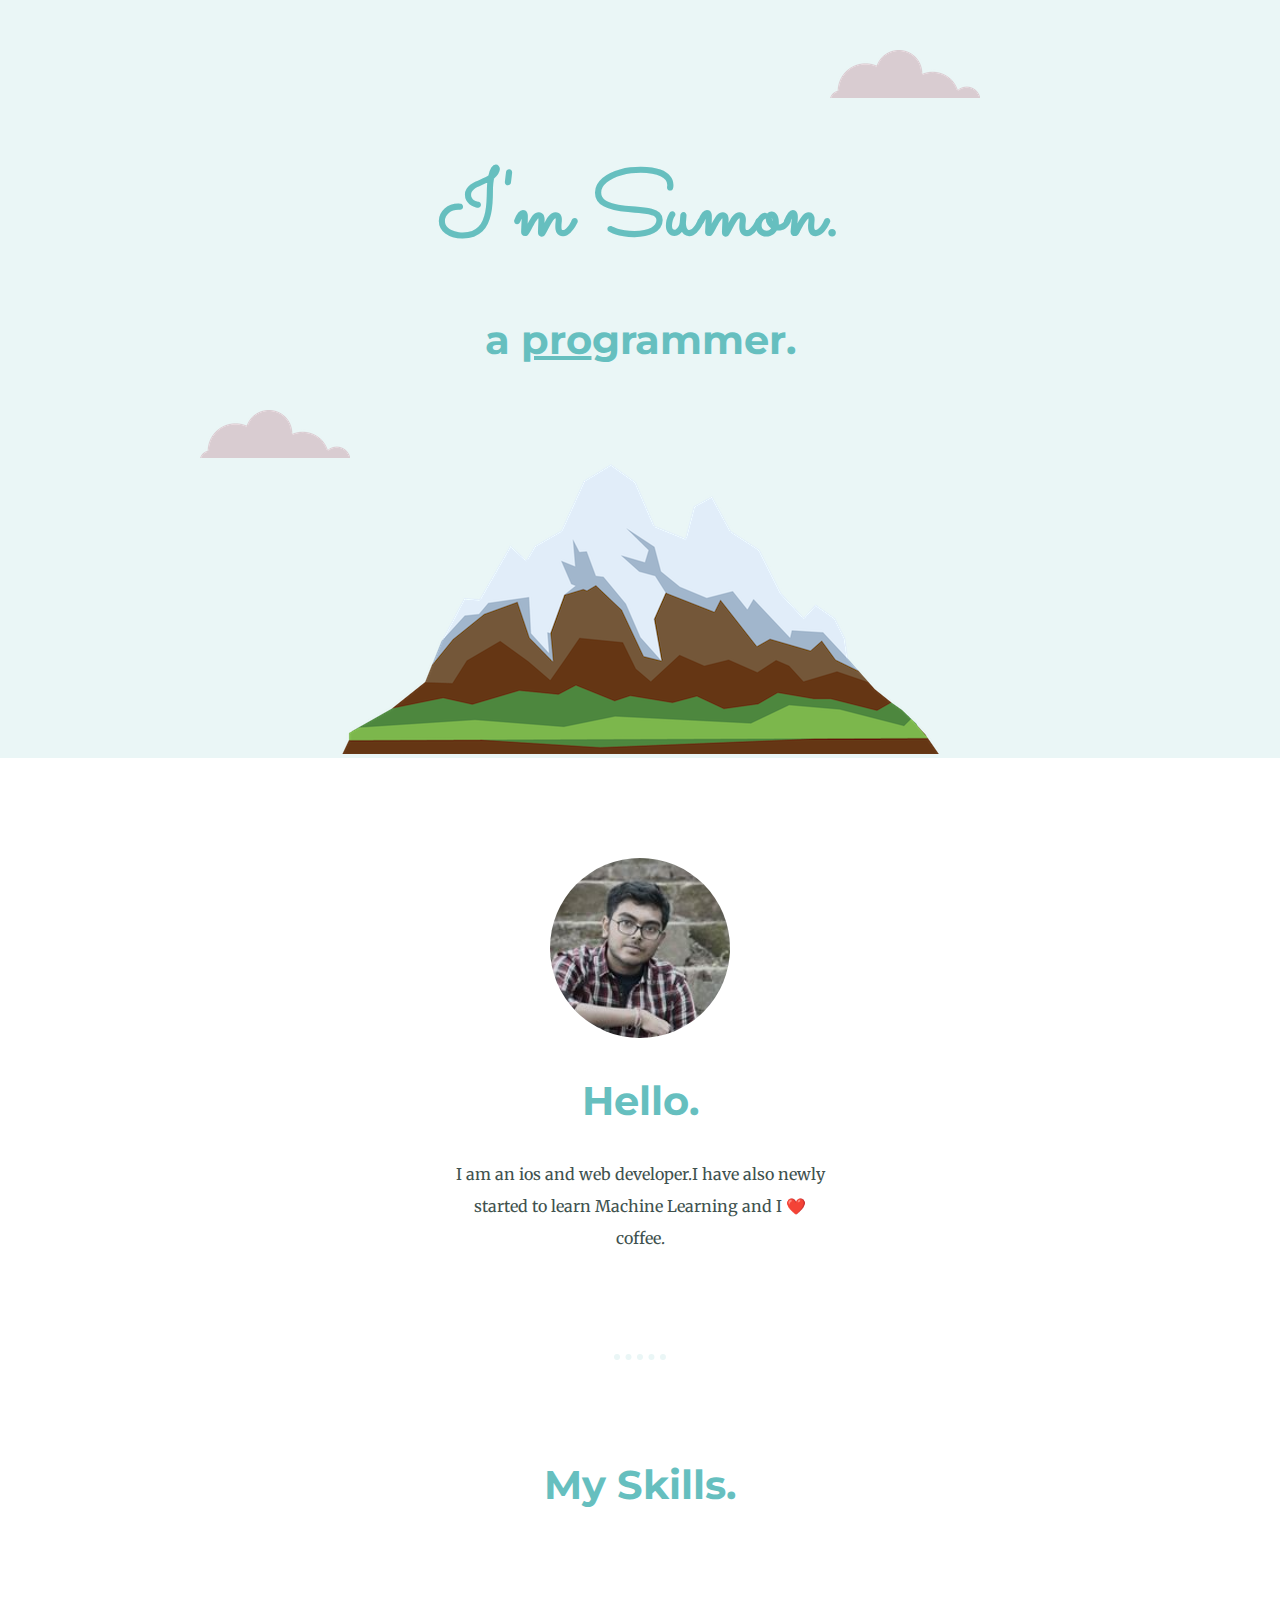
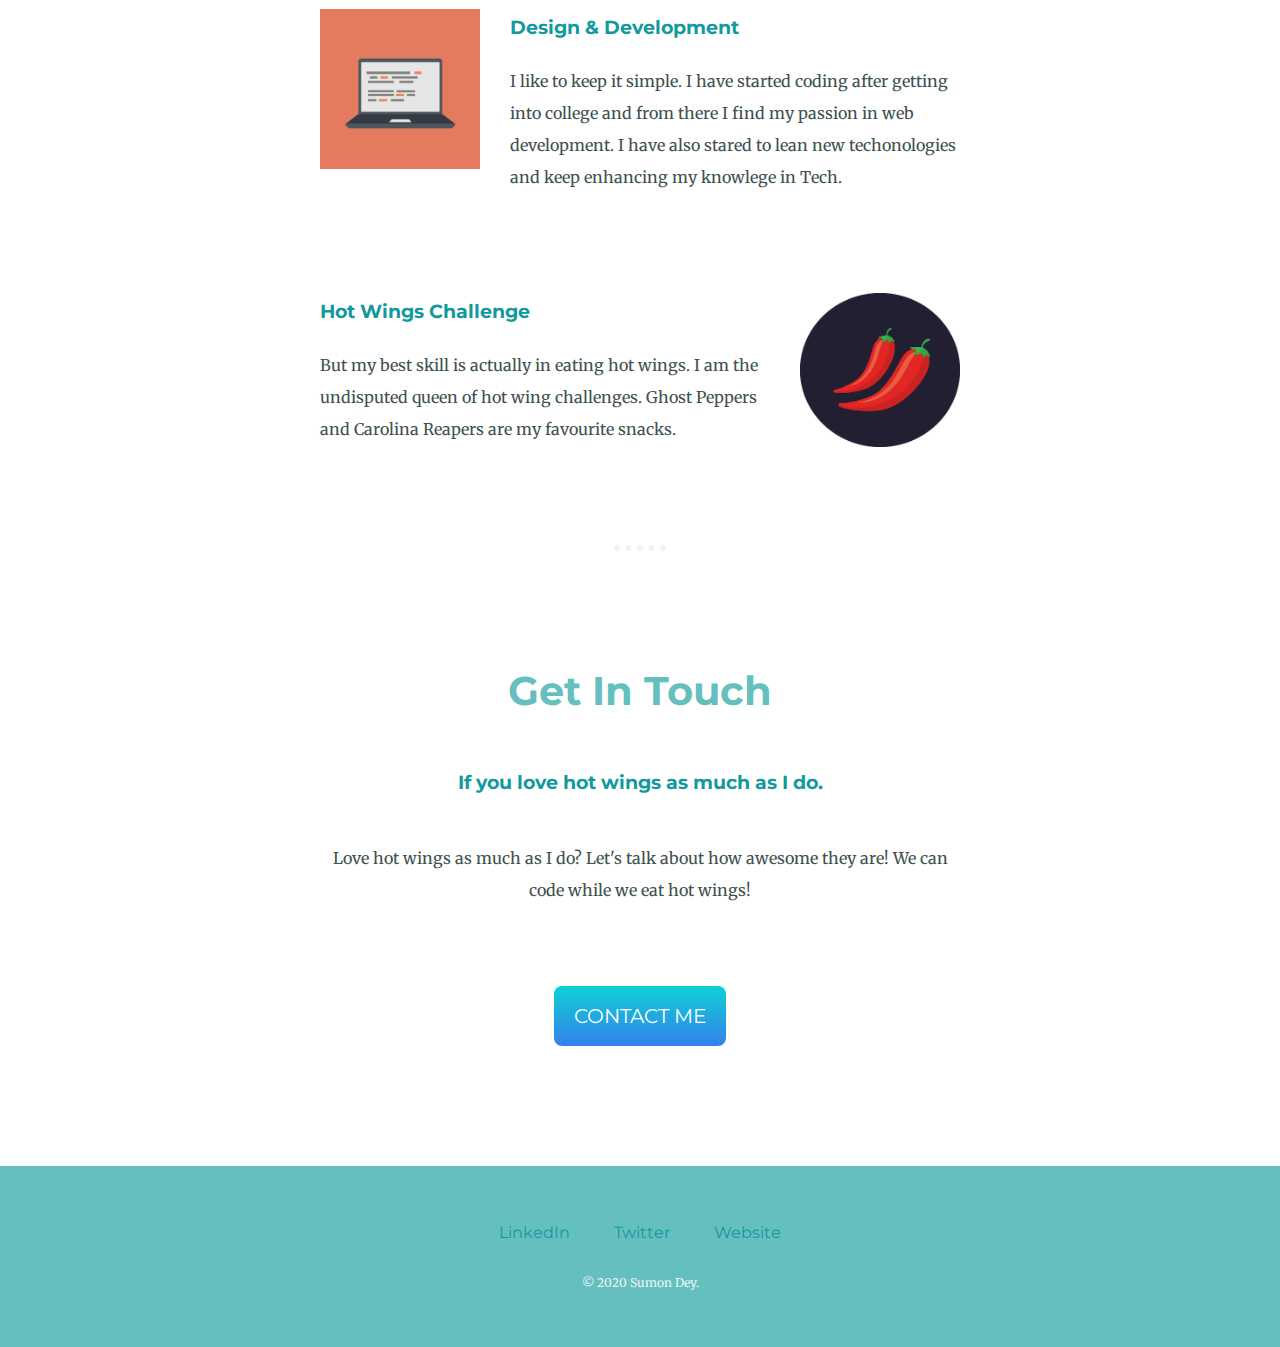
<file: CSS-My_PersonalSite/index.html>
<!DOCTYPE html>
<html lang="en" dir="ltr">

<head>
  <meta charset="utf-8">
  <title>Sumon Dey</title>
  <link rel="stylesheet" href="css/styles.css">
  <link rel="icon" href="css/favicon (3).ico">
  <!-- Font-embedding -->
  <link href="https://fonts.googleapis.com/css?family=Merriweather|Montserrat|Sacramento&display=swap" rel="stylesheet">
</head>

<body>

  <div class="top-container">
    <img class="top-cloud" src="css/cloud.png" alt="cloud-img">
    <h1>I'm Sumon.</h1>
    <h2>a <span class="pro">pro</span>grammer.</h2>
    <img class="bottom-cloud" src="css/cloud.png" alt="cloud-img">
    <img src="css/mountain.png" alt="mountain-img">
  </div>

  <div class="middle-container">
    <img class="profile-img" src="css/SUMON_DEY.jpg" alt="">
    <div class="profile">
      <h2>Hello.</h2>
      <p class="intro">I am an ios and web developer.I have also newly started to learn Machine Learning and I ❤️ coffee.</p>
    </div>
    <hr>
    <div class="skills">
      <h2>My Skills.</h2>
      <div class="skill-row">
        <img class="computer-img" src="css/computer.png" alt="">
        <h3>Design & Development</h3>
        <p class="computer-skill-description1"> I like to keep it simple. I have started coding after getting into college and from there I find my passion in web development. I have also stared to lean new techonologies and keep enhancing my
          knowlege in Tech.</p>
      </div>
      <div class="skill-row">
        <img class="chilli-img" src="css/chillies.png" alt="">
        <h3>Hot Wings Challenge</h3>
        <p class="chilli-skill-description2">But my best skill is actually in eating hot wings. I am the undisputed queen of hot wing challenges. Ghost Peppers and Carolina Reapers are my favourite snacks.</p>
      </div>
    </div>
    <hr>
    <div class="contact-me">
      <h2>Get In Touch</h2>
      <h3>If you love hot wings as much as I do.</h3>
      <p class="contact-des">Love hot wings as much as I do? Let's talk about how awesome they are! We can code while we eat hot wings!</p>
      <a class="btn" href="mailto:name@email.com">CONTACT ME</a>
    </div>
  </div>


  <div class="bottom-container">
    <a class="footer-link" href="https://www.linkedin.com/">LinkedIn</a>
    <a class="footer-link" href="https://twitter.com/">Twitter</a>
    <a class="footer-link" href="https://www.appbrewery.co/">Website</a>
    <p class="footer-txt">© 2020 Sumon Dey.</p>
  </div>

</body>

</html>
</file>
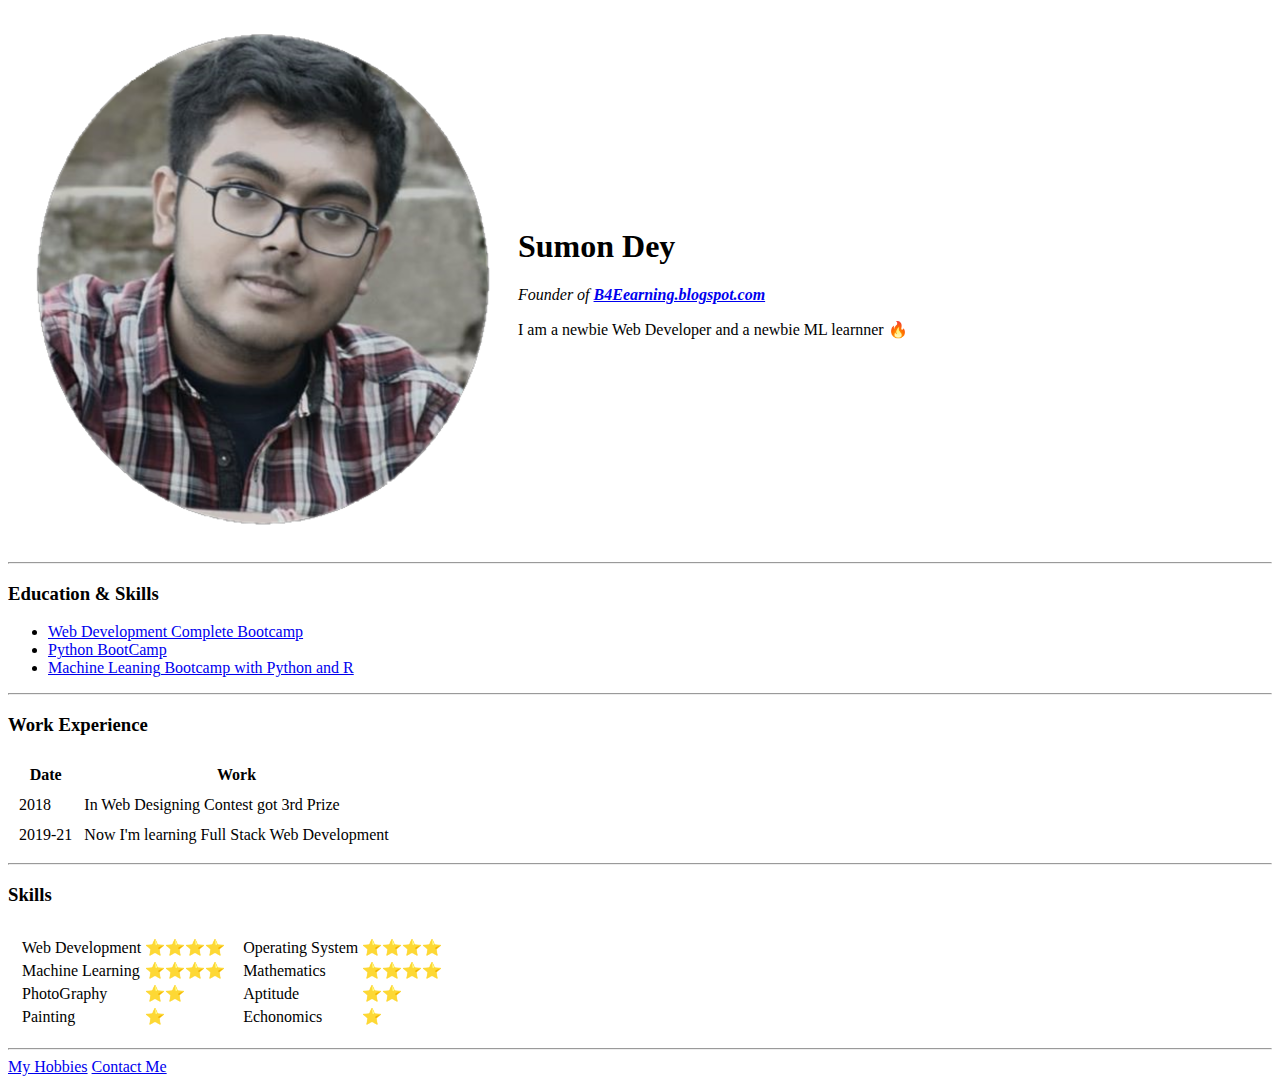
<file: CV/index.html>
<!DOCTYPE html>
<html lang="en" dir="ltr">

<head>
  <meta charset="utf-8">
  <title>Smn's Personal Site</title>
</head>

<body>
  <table cellspacing="20">
    <tr>
      <td><img src="Images\Smn.png" alt="Sumon's Profile Picture"></td>
      <td>
        <h1>Sumon Dey</h1>
        <p><em>Founder of <strong><a href="https://b4earning.blogspot.com">B4Eearning.blogspot.com</a> </strong></em></p>
        <p>I am a newbie Web Developer and a newbie ML learnner 🔥</p>
      </td>
    </tr>
  </table>

  <hr>
  <h3>Education & Skills</h3>
  <ul>
    <li><a href="https://www.udemy.com/course/the-complete-web-development-bootcamp" target="_blank">Web Development Complete Bootcamp</a></li>
    <li><a href="https://www.udemy.com/course/complete-python-bootcamp" target="_blank">Python BootCamp</a></li>
    <li><a href="https://www.udemy.com/course/machinelearning" target="_blank">Machine Leaning Bootcamp with Python and R</a></li>
  </ul>
  <hr>
  <h3>Work Experience</h3>
  <table cellspacing="10">
    <thead>
      <tr>
        <th>Date</th>
        <th>Work</th>
      </tr>
    </thead>
    <tbody>
      <tr>
        <td>2018</td>
        <td>In Web Designing Contest got 3rd Prize</td>
      </tr>
      <tr>
        <td>2019-21</td>
        <td>Now I'm learning Full Stack Web Development</td>
      </tr>
    </tbody>
  </table>
  <hr>
  <h3>Skills</h3>
  <table cellspacing="10">
    <tr>
      <td>
        <table>
          <tr>
            <td>Web Development</td>
            <td>⭐⭐⭐⭐</td>
          </tr>
          <tr>
            <td>Machine Learning</td>
            <td>⭐⭐⭐⭐</td>
          </tr>
          <tr>
            <td>PhotoGraphy</td>
            <td>⭐⭐</td>
          </tr>
          <tr>
            <td>Painting</td>
            <td>⭐</td>
          </tr>
        </table>
      </td>
      <td>
        <table>
          <tr>
            <td>Operating System</td>
            <td>⭐⭐⭐⭐</td>
          </tr>
          <tr>
            <td>Mathematics</td>
            <td>⭐⭐⭐⭐</td>
          </tr>
          <tr>
            <td>Aptitude</td>
            <td>⭐⭐</td>
          </tr>
          <tr>
            <td>Echonomics</td>
            <td>⭐</td>
          </tr>
        </table>
      </td>
    </tr>
  </table>

  <hr>
  <a href="myHobbies.html" target="_blank">My Hobbies</a>
  <a href="Contactme.html" target="_blank">Contact Me</a>

</body>

</html>
</file>
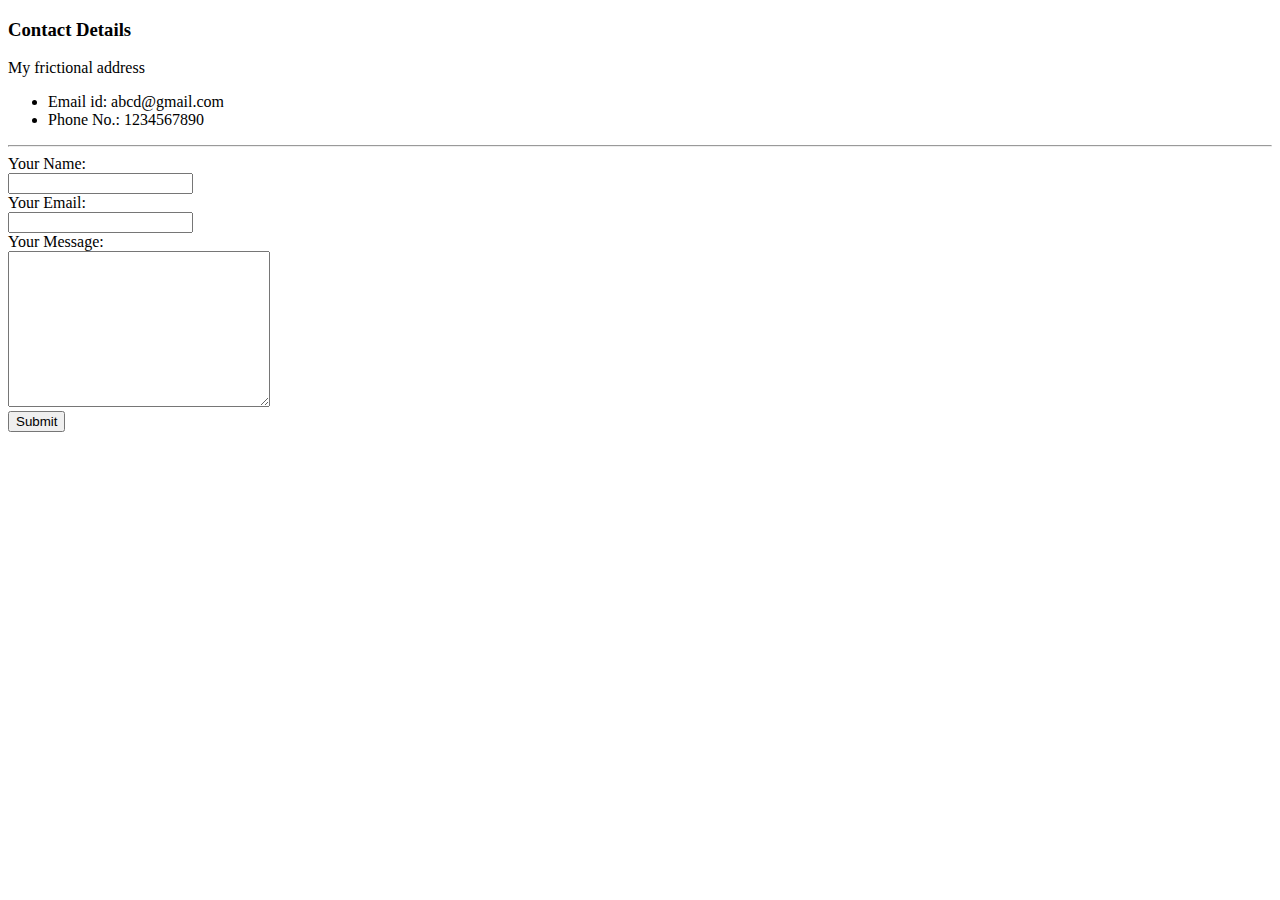
<file: CV/Contactme.html>
<!DOCTYPE html>
<html lang="en" dir="ltr">

<head>
  <meta charset="utf-8">
  <title>Contact Details</title>
</head>

<body>
  <h3>Contact Details</h3>
  <p>My frictional address</p>
  <ul>
    <li>Email id: abcd@gmail.com</li>
    <li>Phone No.: 1234567890</li>
  </ul>
  <hr>
  <form action="mailto:info@abcd.com" method="post" enctype="text/plain">
    <label>Your Name:</label><br>
    <input type="text" name="yourName:" value=""><br>
    <label>Your Email:</label><br>
    <input type="email" name="yourMailid:" value=""><br>
    <label>Your Message:</label><br>
    <textarea name="yourMessage:" rows="10" cols="30"></textarea><br>
    <input type="submit" name=""><br>
  </form>
</body>

</html>
</file>
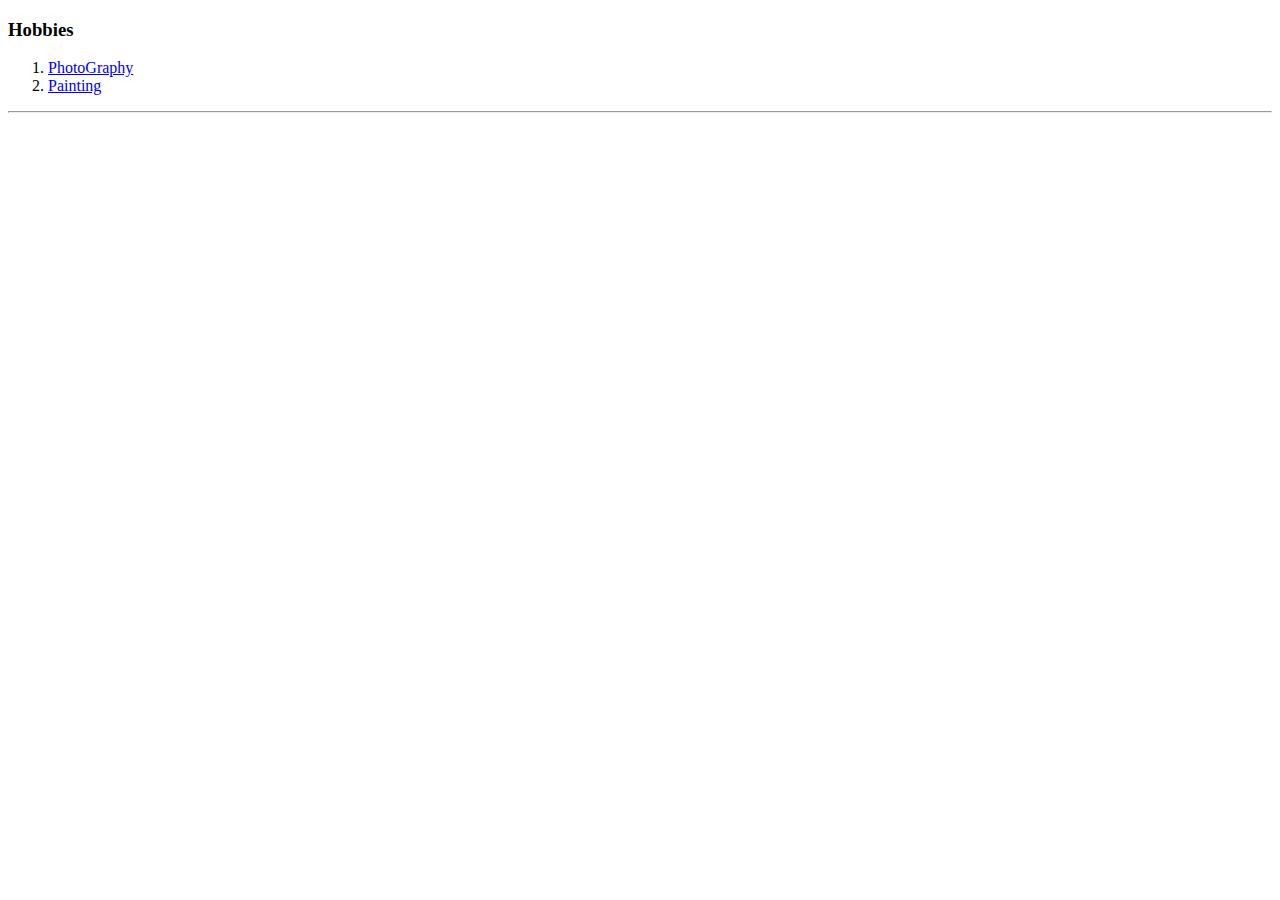
<file: CV/myHobbies.html>
<!DOCTYPE html>
<html lang="en" dir="ltr">

<head>
  <meta charset="utf-8">
  <title>My Hobbies</title>
</head>

<body>
  <h3>Hobbies</h3>
  <ol>
    <li><a href="https://en.wikipedia.org/wiki/Photography">PhotoGraphy</a></li>
    <li><a href="https://en.wikipedia.org/wiki/Painting">Painting</a></li>
  </ol>
  <hr>
</body>

</html>
</file>
<file: CSS-My_PersonalSite/css/styles.css>
body {
  color: #40514E;
  margin: 0;
  text-align: center;
  font-family: 'Merriweather', serif;
}

h1 {
  /* font-size: 16px == 100% == 1em | 1M == 1rem( CSS3 -recommended to use it); */
  margin: 50px auto 0 auto;
  font-family: 'Sacramento', cursive;
  font-size: 5.625rem;
  color: #66BFBF;
  /*  line-height: 2; */
}

h2 {
  font-family: 'Montserrat', sans-serif;
  font-size: 2.5rem;
  /*  font-weight: normal; */
  color: #66BFBF;
}

h3 {
  font-family: 'Montserrat', sans-serif;
  color: #11999E;
}

hr {
  border-color: #EAF6F6;
  border-width: 0;
  border-top-width: 6px;
  width: 4%;
  border-style: dotted;
  margin: 100px auto;
}

p {
  line-height: 2;
}

a {
  color: #11999E;
  font-family: 'Montserrat', sans-serif;
  text-decoration: none;
  margin: 20px;
}

a:hover {
  color: #EAF6F6;
}

.top-container {
  background-color: #EAF6F6;
  position: relative;
  padding-top: 100px;
}

.top-cloud {
  position: absolute;
  top: 50px;
  right: 300px;
}

.bottom-cloud {
  position: absolute;
  bottom: 300px;
  left: 200px;
}

.pro {
  text-decoration: underline;
}

.middle-container {
  margin: 100px 0;
}

.profile-img {
  border-radius: 100%;
  height: 180px;
  width: 180px;
  /*  margin-top: 20px; */
}

.profile {
  width: 30%;
  margin: auto;
}

.intro {
  margin: auto;
}

.contact-me {
  width: 50%;
  margin: 100px auto;
  line-height: 2;
}

.skill-row {
  width: 50%;
  margin: 100px auto;
  text-align: left;
  line-height: 2;
}

.computer-img {
  width: 25%;
  float: left;
  margin-right: 30px;
}

.chilli-img {
  width: 25%;
  float: right;
  margin-left: 30px;
}

/*
.computer-skill-description1{
  clear: left;
}
.chilli-skill-description2{
  clear: right;
}
*/
.contact-des {
  margin: 40px auto 60px;
}

.footer-txt {
  color: #EAF6F6;
  font-size: .75rem;
  padding: 10px 0 20px;
}

.bottom-container {
  background-color: #66BFBF;
  padding: 50px 0 20px;
  line-height: 2;
}

.btn {
  background: linear-gradient(to bottom, #11cdd4 5%, #3381ed 100%);
  background-color: #11cdd4;
  border-radius: 8px;
  display: inline-block;
  cursor: pointer;
  color: #ffffff;
  font-family: 'Montserrat', sans-serif;
  font-size: 20px;
  padding: 10px 20px;
  text-decoration: none;
}

.btn:hover {
  background: linear-gradient(to bottom, #30e3cb 5%, #2bc4ad 100%);
  background-color: #30e3cb;
}
</file>
